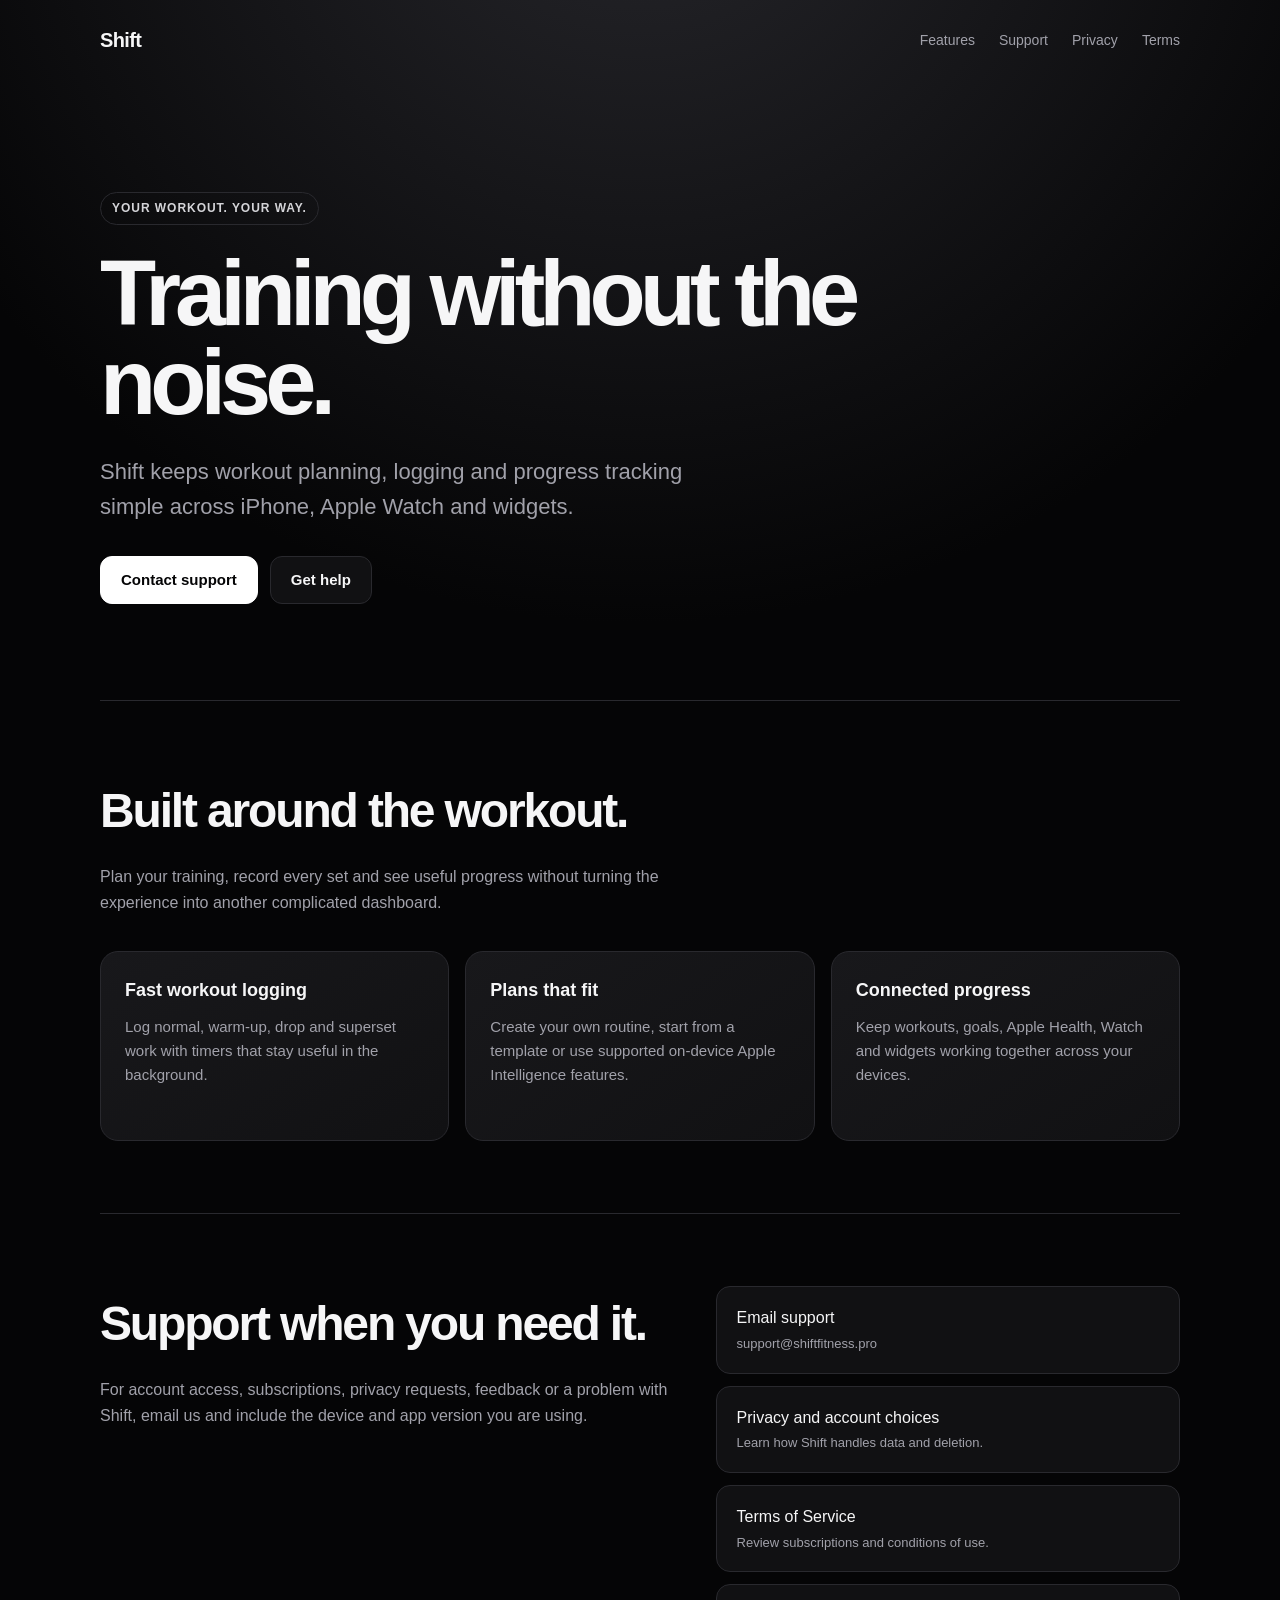
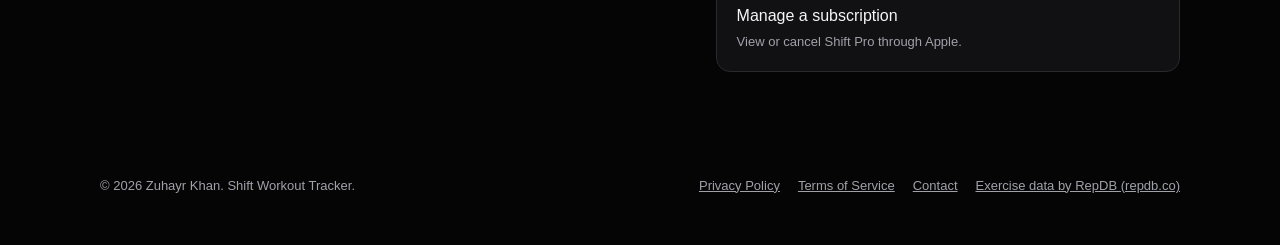
<file: docs/index.html>
<!DOCTYPE html>
<html lang="en">
<head>
    <meta charset="UTF-8">
    <meta name="viewport" content="width=device-width, initial-scale=1.0">
    <meta name="description" content="Shift is a clean workout tracker for iPhone, Apple Watch and widgets. Get help, manage your account and review Shift's privacy information.">
    <meta name="theme-color" content="#050506">
    <title>Shift - Workout Tracking, Simplified</title>
    <style>
        :root {
            color-scheme: dark;
            --bg: #050506;
            --surface: #111113;
            --surface-strong: #18181b;
            --text: #f6f6f7;
            --muted: #a1a1aa;
            --border: #29292e;
            --accent: #ffffff;
        }
        * { box-sizing: border-box; margin: 0; padding: 0; }
        html { scroll-behavior: smooth; }
        body {
            min-height: 100vh;
            background:
                radial-gradient(circle at 50% -10%, #27272c 0, transparent 38%),
                var(--bg);
            color: var(--text);
            font-family: -apple-system, BlinkMacSystemFont, "SF Pro Display", "Segoe UI", sans-serif;
            line-height: 1.6;
        }
        a { color: inherit; }
        .shell { width: min(1080px, calc(100% - 40px)); margin: 0 auto; }
        nav {
            display: flex;
            align-items: center;
            justify-content: space-between;
            padding: 24px 0;
        }
        .brand { font-size: 20px; font-weight: 800; letter-spacing: -0.03em; text-decoration: none; }
        .nav-links { display: flex; gap: 24px; }
        .nav-links a { color: var(--muted); font-size: 14px; text-decoration: none; }
        .nav-links a:hover, .nav-links a:focus-visible { color: var(--text); }
        .mobile-menu { display: none; position: relative; }
        .mobile-menu summary {
            display: grid;
            width: 42px;
            height: 42px;
            cursor: pointer;
            list-style: none;
            place-items: center;
            border: 1px solid var(--border);
            border-radius: 12px;
            background: var(--surface);
        }
        .mobile-menu summary::-webkit-details-marker { display: none; }
        .menu-icon, .menu-icon::before, .menu-icon::after {
            display: block;
            width: 18px;
            height: 2px;
            border-radius: 2px;
            background: var(--text);
        }
        .menu-icon { position: relative; }
        .menu-icon::before, .menu-icon::after {
            position: absolute;
            left: 0;
            content: "";
        }
        .menu-icon::before { top: -6px; }
        .menu-icon::after { top: 6px; }
        .mobile-menu[open] .menu-icon { background: transparent; }
        .mobile-menu[open] .menu-icon::before { top: 0; transform: rotate(45deg); }
        .mobile-menu[open] .menu-icon::after { top: 0; transform: rotate(-45deg); }
        .mobile-menu-panel {
            position: absolute;
            z-index: 10;
            top: 50px;
            right: 0;
            display: grid;
            min-width: 210px;
            overflow: hidden;
            border: 1px solid var(--border);
            border-radius: 14px;
            background: #111113;
            box-shadow: 0 20px 50px rgb(0 0 0 / 45%);
        }
        .mobile-menu-panel a {
            padding: 13px 16px;
            color: var(--muted);
            font-size: 15px;
            text-decoration: none;
        }
        .mobile-menu-panel a + a { border-top: 1px solid var(--border); }
        a:focus-visible, summary:focus-visible {
            outline: 2px solid var(--text);
            outline-offset: 4px;
        }
        .hero {
            max-width: 760px;
            padding: 112px 0 96px;
        }
        .eyebrow {
            display: inline-flex;
            padding: 6px 11px;
            border: 1px solid var(--border);
            border-radius: 999px;
            color: #d4d4d8;
            font-size: 12px;
            font-weight: 700;
            letter-spacing: 0.08em;
            text-transform: uppercase;
        }
        h1 {
            margin-top: 24px;
            font-size: clamp(48px, 9vw, 92px);
            line-height: 0.96;
            letter-spacing: -0.065em;
        }
        .hero p {
            max-width: 620px;
            margin-top: 28px;
            color: var(--muted);
            font-size: clamp(18px, 2.4vw, 22px);
        }
        .actions { display: flex; flex-wrap: wrap; gap: 12px; margin-top: 32px; }
        .button {
            display: inline-flex;
            align-items: center;
            justify-content: center;
            min-height: 48px;
            padding: 0 20px;
            border: 1px solid var(--border);
            border-radius: 12px;
            background: var(--surface);
            font-size: 15px;
            font-weight: 700;
            text-decoration: none;
        }
        .button.primary { background: var(--accent); color: #050506; border-color: var(--accent); }
        section { padding: 72px 0; border-top: 1px solid var(--border); }
        h2 { font-size: clamp(30px, 5vw, 48px); letter-spacing: -0.045em; }
        .section-intro { max-width: 620px; margin-top: 14px; color: var(--muted); }
        .grid {
            display: grid;
            grid-template-columns: repeat(3, 1fr);
            gap: 16px;
            margin-top: 36px;
        }
        .card {
            min-height: 190px;
            padding: 24px;
            border: 1px solid var(--border);
            border-radius: 18px;
            background: linear-gradient(145deg, var(--surface-strong), var(--surface));
        }
        .card h3 { font-size: 18px; }
        .card p { margin-top: 10px; color: var(--muted); font-size: 15px; }
        .support {
            display: grid;
            grid-template-columns: 1.1fr 0.9fr;
            gap: 48px;
            align-items: start;
        }
        .support-list { display: grid; gap: 12px; }
        .support-link {
            display: block;
            padding: 18px 20px;
            border: 1px solid var(--border);
            border-radius: 14px;
            background: var(--surface);
            text-decoration: none;
        }
        .support-link span { display: block; margin-top: 3px; color: var(--muted); font-size: 13px; }
        footer {
            display: flex;
            justify-content: space-between;
            gap: 24px;
            padding: 32px 0 48px;
            color: var(--muted);
            font-size: 13px;
        }
        footer div { display: flex; flex-wrap: wrap; gap: 18px; }
        @media (max-width: 760px) {
            .shell { width: min(100% - 28px, 1080px); }
            .nav-links { display: none; }
            .mobile-menu { display: block; }
            .hero { padding: 82px 0 72px; }
            .grid, .support { grid-template-columns: 1fr; }
            section { padding: 56px 0; }
            footer { flex-direction: column; }
        }
    </style>
</head>
<body>
    <div class="shell">
        <nav aria-label="Main navigation">
            <a class="brand" href="/">Shift</a>
            <div class="nav-links">
                <a href="#features">Features</a>
                <a href="#support">Support</a>
                <a href="privacy-policy.html">Privacy</a>
                <a href="terms-of-service.html">Terms</a>
            </div>
            <details class="mobile-menu">
                <summary aria-label="Open navigation"><span class="menu-icon"></span></summary>
                <div class="mobile-menu-panel">
                    <a href="#features">Features</a>
                    <a href="#support">Support</a>
                    <a href="privacy-policy.html">Privacy Policy</a>
                    <a href="terms-of-service.html">Terms of Service</a>
                </div>
            </details>
        </nav>

        <main>
            <header class="hero">
                <span class="eyebrow">Your workout. Your way.</span>
                <h1>Training without the noise.</h1>
                <p>Shift keeps workout planning, logging and progress tracking simple across iPhone, Apple Watch and widgets.</p>
                <div class="actions">
                    <a class="button primary" href="mailto:support@shiftfitness.pro">Contact support</a>
                    <a class="button" href="#support">Get help</a>
                </div>
            </header>

            <section id="features">
                <h2>Built around the workout.</h2>
                <p class="section-intro">Plan your training, record every set and see useful progress without turning the experience into another complicated dashboard.</p>
                <div class="grid">
                    <article class="card">
                        <h3>Fast workout logging</h3>
                        <p>Log normal, warm-up, drop and superset work with timers that stay useful in the background.</p>
                    </article>
                    <article class="card">
                        <h3>Plans that fit</h3>
                        <p>Create your own routine, start from a template or use supported on-device Apple Intelligence features.</p>
                    </article>
                    <article class="card">
                        <h3>Connected progress</h3>
                        <p>Keep workouts, goals, Apple Health, Watch and widgets working together across your devices.</p>
                    </article>
                </div>
            </section>

            <section id="support" class="support">
                <div>
                    <h2>Support when you need it.</h2>
                    <p class="section-intro">For account access, subscriptions, privacy requests, feedback or a problem with Shift, email us and include the device and app version you are using.</p>
                </div>
                <div class="support-list">
                    <a class="support-link" href="mailto:support@shiftfitness.pro">
                        Email support
                        <span>support@shiftfitness.pro</span>
                    </a>
                    <a class="support-link" href="privacy-policy.html">
                        Privacy and account choices
                        <span>Learn how Shift handles data and deletion.</span>
                    </a>
                    <a class="support-link" href="terms-of-service.html">
                        Terms of Service
                        <span>Review subscriptions and conditions of use.</span>
                    </a>
                    <a class="support-link" href="https://apps.apple.com/account/subscriptions">
                        Manage a subscription
                        <span>View or cancel Shift Pro through Apple.</span>
                    </a>
                </div>
            </section>
        </main>

        <footer>
            <span>© 2026 Zuhayr Khan. Shift Workout Tracker.</span>
            <div>
                <a href="privacy-policy.html">Privacy Policy</a>
                <a href="terms-of-service.html">Terms of Service</a>
                <a href="mailto:support@shiftfitness.pro">Contact</a>
                <a href="https://repdb.co">Exercise data by RepDB (repdb.co)</a>
            </div>
        </footer>
    </div>
</body>
</html>
</file>
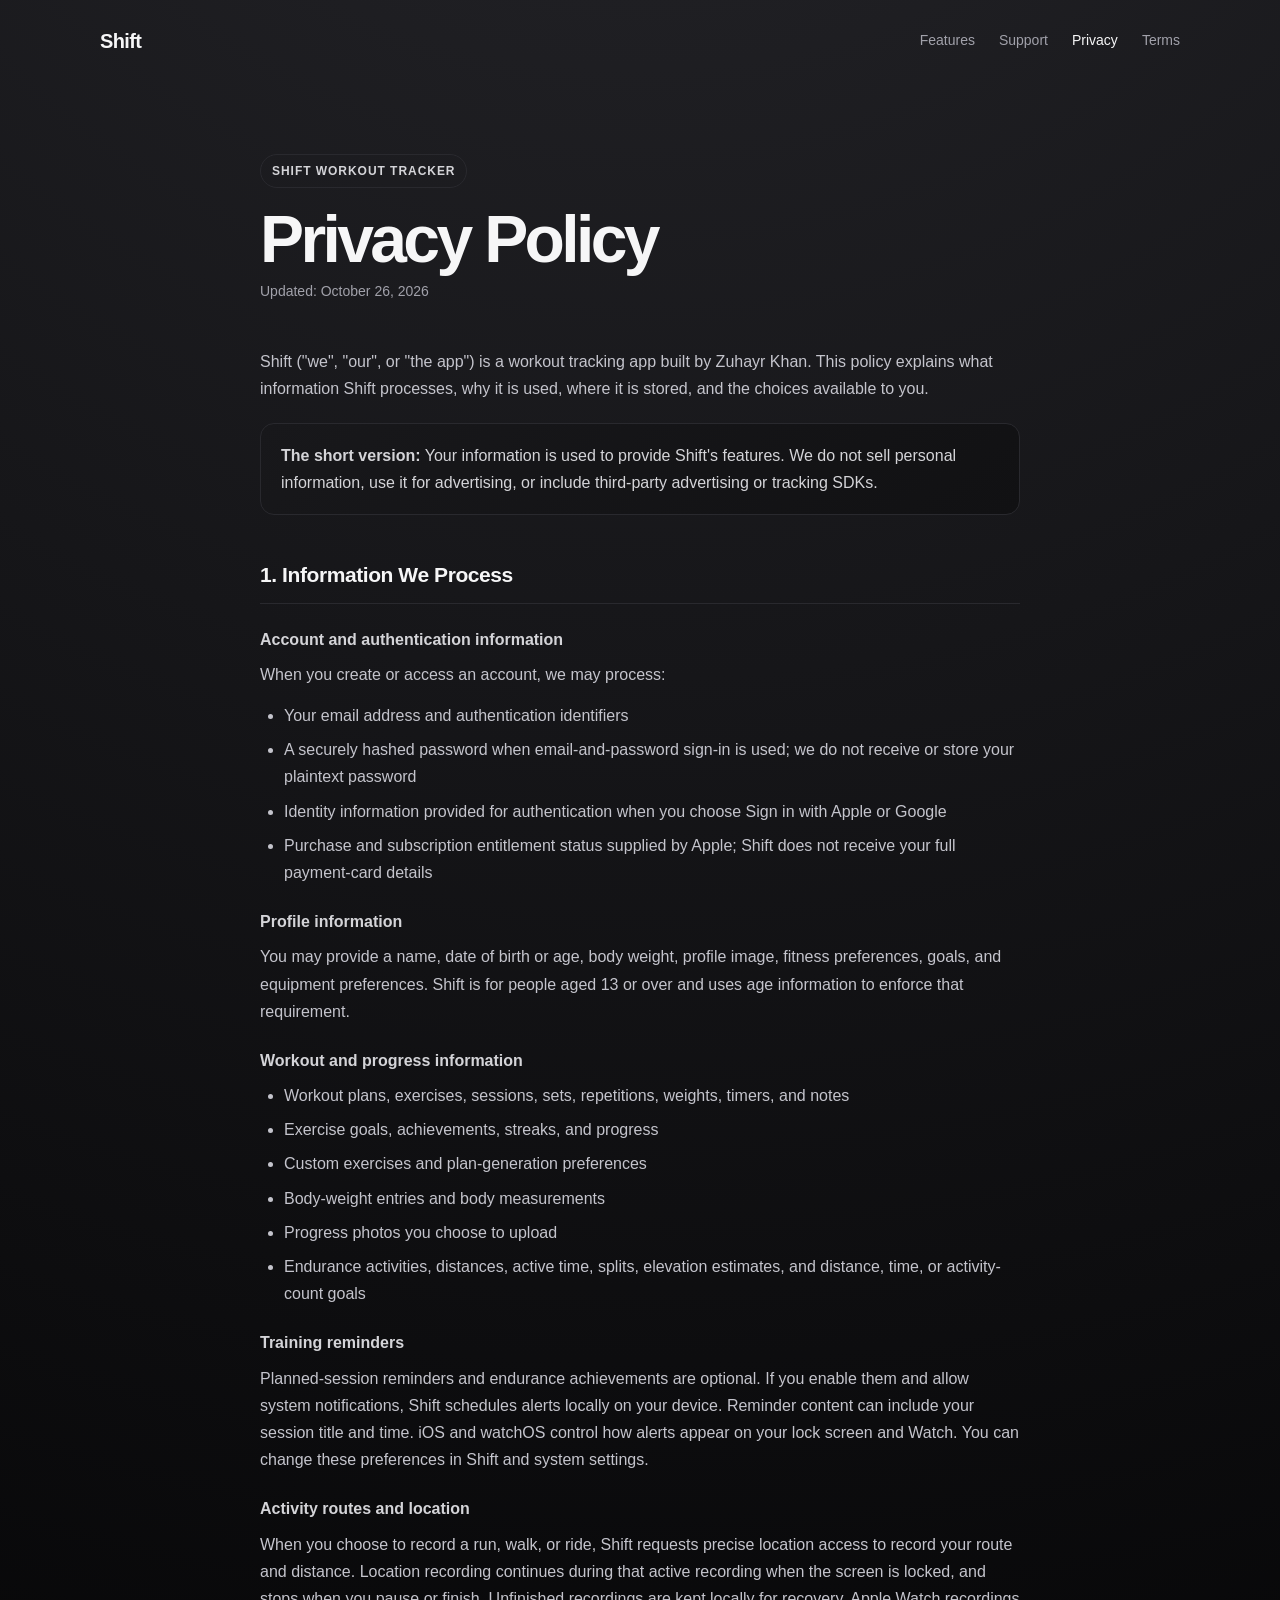
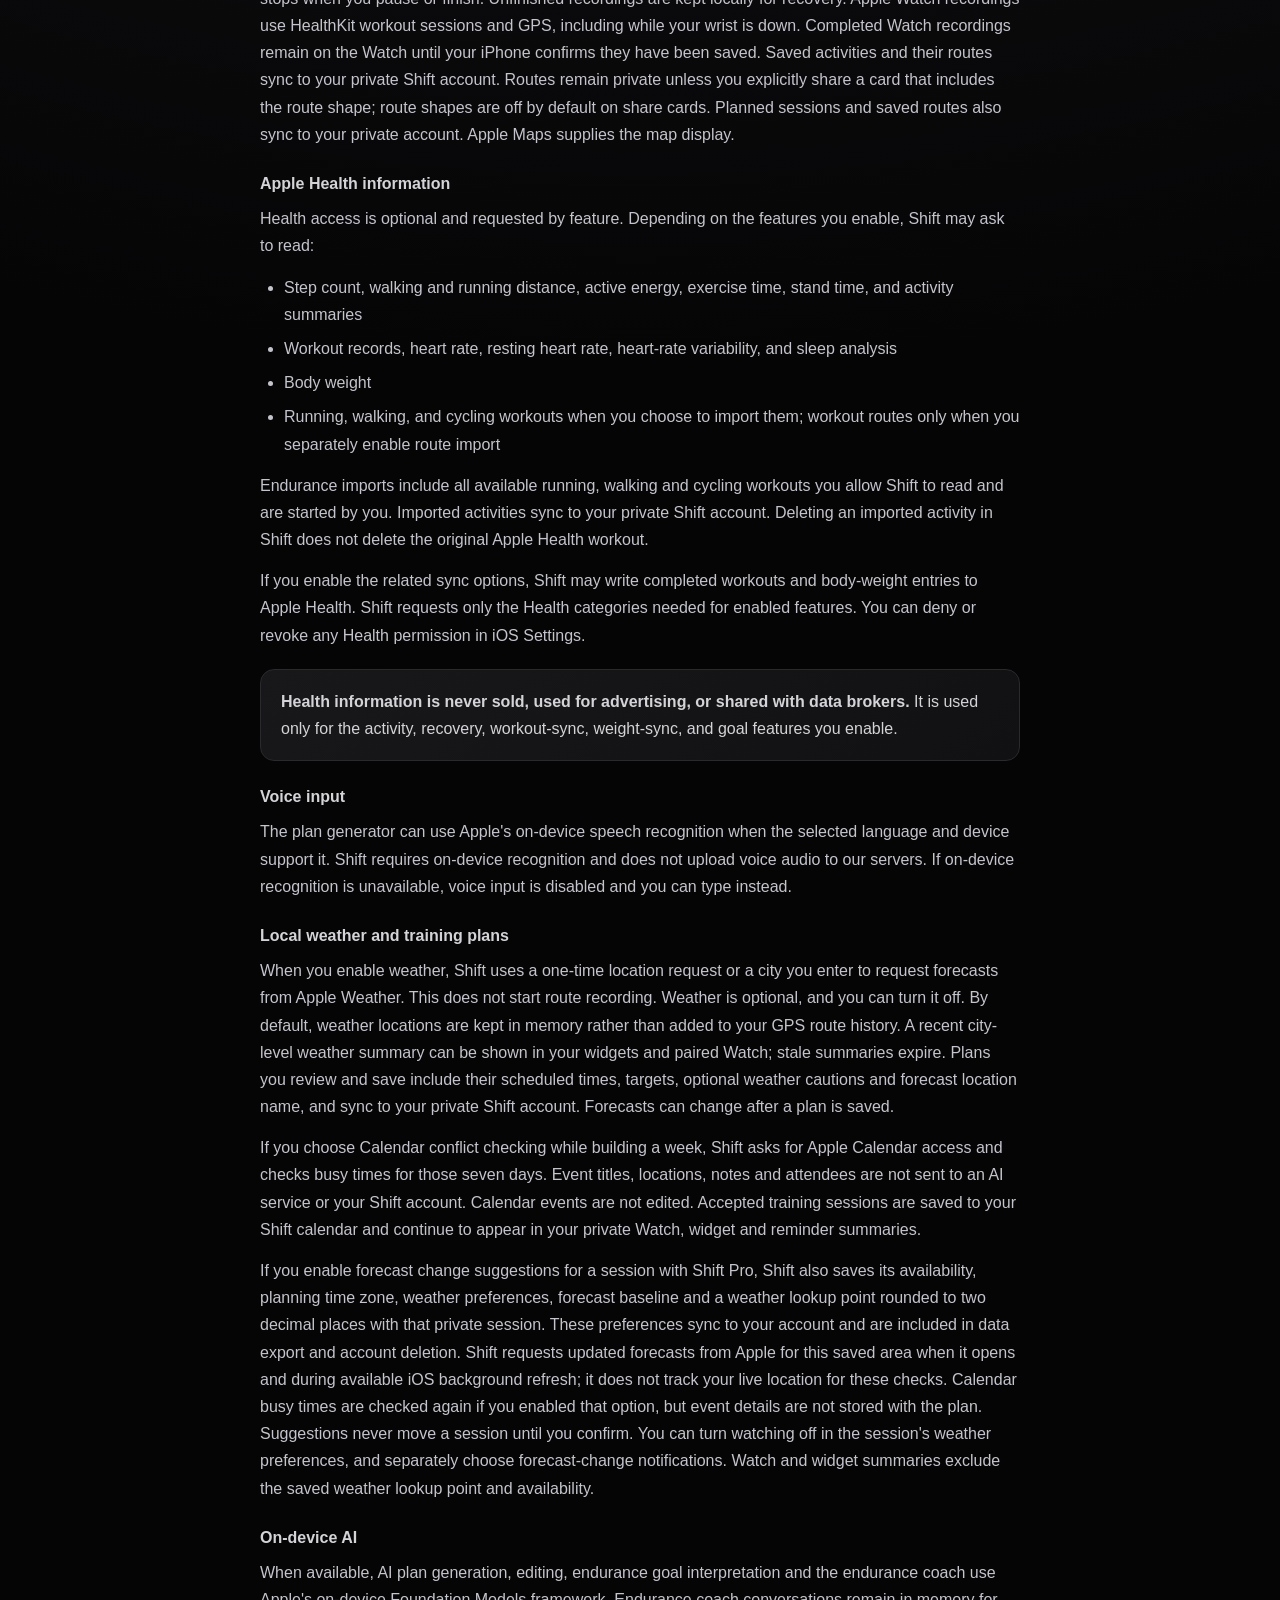
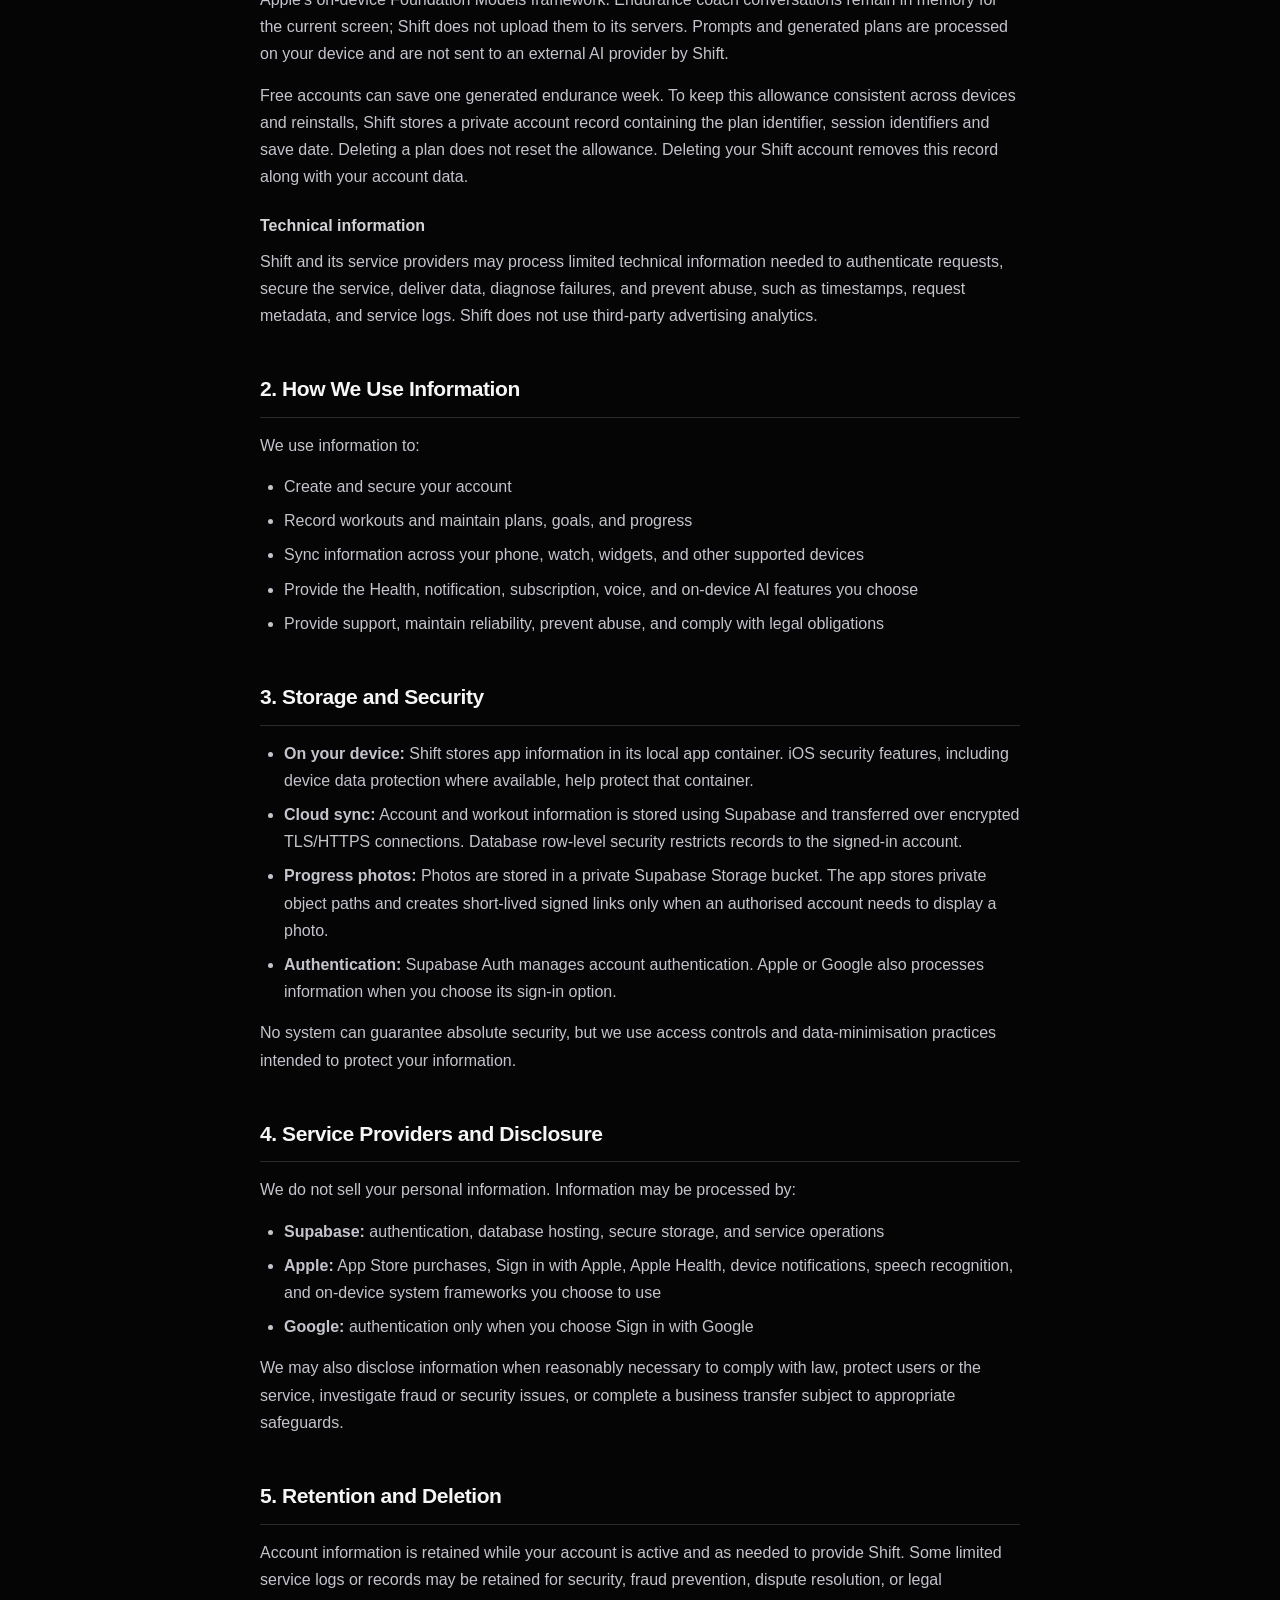
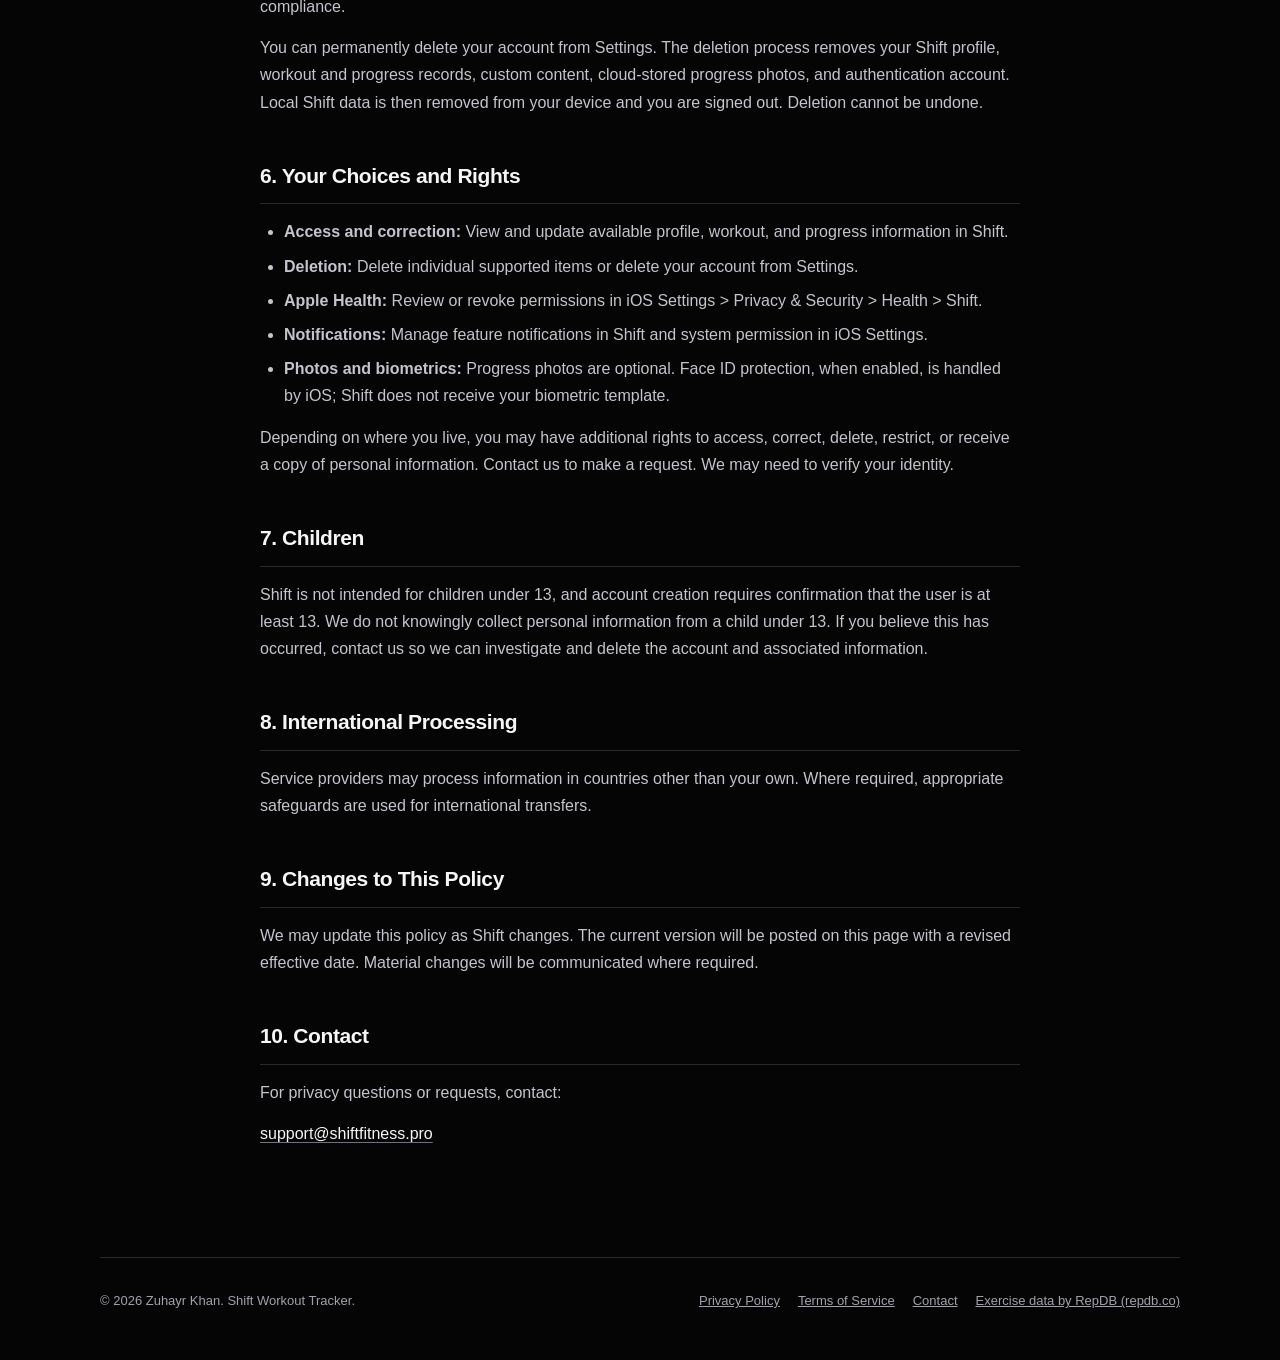
<file: docs/privacy-policy.html>
<!DOCTYPE html>
<html lang="en">
<head>
    <meta charset="UTF-8">
    <meta name="viewport" content="width=device-width, initial-scale=1.0">
    <meta name="theme-color" content="#050506">
    <title>Shift - Privacy Policy</title>
    <link rel="stylesheet" href="legal.css">
</head>
<body>
    <div class="shell">
        <nav aria-label="Main navigation">
            <a class="brand" href="index.html">Shift</a>
            <div class="nav-links">
                <a href="index.html#features">Features</a>
                <a href="index.html#support">Support</a>
                <a href="privacy-policy.html" aria-current="page">Privacy</a>
                <a href="terms-of-service.html">Terms</a>
            </div>
            <details class="mobile-menu">
                <summary aria-label="Open navigation"><span class="menu-icon"></span></summary>
                <div class="mobile-menu-panel">
                    <a href="index.html">Home</a>
                    <a href="index.html#features">Features</a>
                    <a href="index.html#support">Support</a>
                    <a href="privacy-policy.html" aria-current="page">Privacy Policy</a>
                    <a href="terms-of-service.html">Terms of Service</a>
                </div>
            </details>
        </nav>

        <main class="legal">
        <span class="badge">Shift Workout Tracker</span>
        <h1>Privacy Policy</h1>
        <p class="subtitle">Updated: October 26, 2026</p>

        <p>Shift ("we", "our", or "the app") is a workout tracking app built by Zuhayr Khan. This policy explains what information Shift processes, why it is used, where it is stored, and the choices available to you.</p>

        <div class="highlight">
            <strong>The short version:</strong> Your information is used to provide Shift's features. We do not sell personal information, use it for advertising, or include third-party advertising or tracking SDKs.
        </div>

        <h2>1. Information We Process</h2>

        <h3>Account and authentication information</h3>
        <p>When you create or access an account, we may process:</p>
        <ul>
            <li>Your email address and authentication identifiers</li>
            <li>A securely hashed password when email-and-password sign-in is used; we do not receive or store your plaintext password</li>
            <li>Identity information provided for authentication when you choose Sign in with Apple or Google</li>
            <li>Purchase and subscription entitlement status supplied by Apple; Shift does not receive your full payment-card details</li>
        </ul>

        <h3>Profile information</h3>
        <p>You may provide a name, date of birth or age, body weight, profile image, fitness preferences, goals, and equipment preferences. Shift is for people aged 13 or over and uses age information to enforce that requirement.</p>

        <h3>Workout and progress information</h3>
        <ul>
            <li>Workout plans, exercises, sessions, sets, repetitions, weights, timers, and notes</li>
            <li>Exercise goals, achievements, streaks, and progress</li>
            <li>Custom exercises and plan-generation preferences</li>
            <li>Body-weight entries and body measurements</li>
            <li>Progress photos you choose to upload</li>
            <li>Endurance activities, distances, active time, splits, elevation estimates, and distance, time, or activity-count goals</li>
        </ul>

        <h3>Training reminders</h3>
        <p>Planned-session reminders and endurance achievements are optional. If you enable them and allow system notifications, Shift schedules alerts locally on your device. Reminder content can include your session title and time. iOS and watchOS control how alerts appear on your lock screen and Watch. You can change these preferences in Shift and system settings.</p>
        <h3>Activity routes and location</h3>
        <p>When you choose to record a run, walk, or ride, Shift requests precise location access to record your route and distance. Location recording continues during that active recording when the screen is locked, and stops when you pause or finish. Unfinished recordings are kept locally for recovery. Apple Watch recordings use HealthKit workout sessions and GPS, including while your wrist is down. Completed Watch recordings remain on the Watch until your iPhone confirms they have been saved. Saved activities and their routes sync to your private Shift account. Routes remain private unless you explicitly share a card that includes the route shape; route shapes are off by default on share cards. Planned sessions and saved routes also sync to your private account. Apple Maps supplies the map display.</p>

        <h3>Apple Health information</h3>
        <p>Health access is optional and requested by feature. Depending on the features you enable, Shift may ask to read:</p>
        <ul>
            <li>Step count, walking and running distance, active energy, exercise time, stand time, and activity summaries</li>
            <li>Workout records, heart rate, resting heart rate, heart-rate variability, and sleep analysis</li>
            <li>Body weight</li>
            <li>Running, walking, and cycling workouts when you choose to import them; workout routes only when you separately enable route import</li>
        </ul>
        <p>Endurance imports include all available running, walking and cycling workouts you allow Shift to read and are started by you. Imported activities sync to your private Shift account. Deleting an imported activity in Shift does not delete the original Apple Health workout.</p>
        <p>If you enable the related sync options, Shift may write completed workouts and body-weight entries to Apple Health. Shift requests only the Health categories needed for enabled features. You can deny or revoke any Health permission in iOS Settings.</p>

        <div class="highlight">
            <strong>Health information is never sold, used for advertising, or shared with data brokers.</strong> It is used only for the activity, recovery, workout-sync, weight-sync, and goal features you enable.
        </div>

        <h3>Voice input</h3>
        <p>The plan generator can use Apple's on-device speech recognition when the selected language and device support it. Shift requires on-device recognition and does not upload voice audio to our servers. If on-device recognition is unavailable, voice input is disabled and you can type instead.</p>

        <h3>Local weather and training plans</h3>
        <p>When you enable weather, Shift uses a one-time location request or a city you enter to request forecasts from Apple Weather. This does not start route recording. Weather is optional, and you can turn it off. By default, weather locations are kept in memory rather than added to your GPS route history. A recent city-level weather summary can be shown in your widgets and paired Watch; stale summaries expire. Plans you review and save include their scheduled times, targets, optional weather cautions and forecast location name, and sync to your private Shift account. Forecasts can change after a plan is saved.</p>
        <p>If you choose Calendar conflict checking while building a week, Shift asks for Apple Calendar access and checks busy times for those seven days. Event titles, locations, notes and attendees are not sent to an AI service or your Shift account. Calendar events are not edited. Accepted training sessions are saved to your Shift calendar and continue to appear in your private Watch, widget and reminder summaries.</p>
        <p>If you enable forecast change suggestions for a session with Shift Pro, Shift also saves its availability, planning time zone, weather preferences, forecast baseline and a weather lookup point rounded to two decimal places with that private session. These preferences sync to your account and are included in data export and account deletion. Shift requests updated forecasts from Apple for this saved area when it opens and during available iOS background refresh; it does not track your live location for these checks. Calendar busy times are checked again if you enabled that option, but event details are not stored with the plan. Suggestions never move a session until you confirm. You can turn watching off in the session's weather preferences, and separately choose forecast-change notifications. Watch and widget summaries exclude the saved weather lookup point and availability.</p>

        <h3>On-device AI</h3>
        <p>When available, AI plan generation, editing, endurance goal interpretation and the endurance coach use Apple's on-device Foundation Models framework. Endurance coach conversations remain in memory for the current screen; Shift does not upload them to its servers. Prompts and generated plans are processed on your device and are not sent to an external AI provider by Shift.</p>
        <p>Free accounts can save one generated endurance week. To keep this allowance consistent across devices and reinstalls, Shift stores a private account record containing the plan identifier, session identifiers and save date. Deleting a plan does not reset the allowance. Deleting your Shift account removes this record along with your account data.</p>

        <h3>Technical information</h3>
        <p>Shift and its service providers may process limited technical information needed to authenticate requests, secure the service, deliver data, diagnose failures, and prevent abuse, such as timestamps, request metadata, and service logs. Shift does not use third-party advertising analytics.</p>

        <h2>2. How We Use Information</h2>
        <p>We use information to:</p>
        <ul>
            <li>Create and secure your account</li>
            <li>Record workouts and maintain plans, goals, and progress</li>
            <li>Sync information across your phone, watch, widgets, and other supported devices</li>
            <li>Provide the Health, notification, subscription, voice, and on-device AI features you choose</li>
            <li>Provide support, maintain reliability, prevent abuse, and comply with legal obligations</li>
        </ul>

        <h2>3. Storage and Security</h2>
        <ul>
            <li><strong>On your device:</strong> Shift stores app information in its local app container. iOS security features, including device data protection where available, help protect that container.</li>
            <li><strong>Cloud sync:</strong> Account and workout information is stored using Supabase and transferred over encrypted TLS/HTTPS connections. Database row-level security restricts records to the signed-in account.</li>
            <li><strong>Progress photos:</strong> Photos are stored in a private Supabase Storage bucket. The app stores private object paths and creates short-lived signed links only when an authorised account needs to display a photo.</li>
            <li><strong>Authentication:</strong> Supabase Auth manages account authentication. Apple or Google also processes information when you choose its sign-in option.</li>
        </ul>
        <p>No system can guarantee absolute security, but we use access controls and data-minimisation practices intended to protect your information.</p>

        <h2>4. Service Providers and Disclosure</h2>
        <p>We do not sell your personal information. Information may be processed by:</p>
        <ul>
            <li><strong>Supabase:</strong> authentication, database hosting, secure storage, and service operations</li>
            <li><strong>Apple:</strong> App Store purchases, Sign in with Apple, Apple Health, device notifications, speech recognition, and on-device system frameworks you choose to use</li>
            <li><strong>Google:</strong> authentication only when you choose Sign in with Google</li>
        </ul>
        <p>We may also disclose information when reasonably necessary to comply with law, protect users or the service, investigate fraud or security issues, or complete a business transfer subject to appropriate safeguards.</p>

        <h2>5. Retention and Deletion</h2>
        <p>Account information is retained while your account is active and as needed to provide Shift. Some limited service logs or records may be retained for security, fraud prevention, dispute resolution, or legal compliance.</p>
        <p>You can permanently delete your account from Settings. The deletion process removes your Shift profile, workout and progress records, custom content, cloud-stored progress photos, and authentication account. Local Shift data is then removed from your device and you are signed out. Deletion cannot be undone.</p>

        <h2>6. Your Choices and Rights</h2>
        <ul>
            <li><strong>Access and correction:</strong> View and update available profile, workout, and progress information in Shift.</li>
            <li><strong>Deletion:</strong> Delete individual supported items or delete your account from Settings.</li>
            <li><strong>Apple Health:</strong> Review or revoke permissions in iOS Settings &gt; Privacy &amp; Security &gt; Health &gt; Shift.</li>
            <li><strong>Notifications:</strong> Manage feature notifications in Shift and system permission in iOS Settings.</li>
            <li><strong>Photos and biometrics:</strong> Progress photos are optional. Face ID protection, when enabled, is handled by iOS; Shift does not receive your biometric template.</li>
        </ul>
        <p>Depending on where you live, you may have additional rights to access, correct, delete, restrict, or receive a copy of personal information. Contact us to make a request. We may need to verify your identity.</p>

        <h2>7. Children</h2>
        <p>Shift is not intended for children under 13, and account creation requires confirmation that the user is at least 13. We do not knowingly collect personal information from a child under 13. If you believe this has occurred, contact us so we can investigate and delete the account and associated information.</p>

        <h2>8. International Processing</h2>
        <p>Service providers may process information in countries other than your own. Where required, appropriate safeguards are used for international transfers.</p>

        <h2>9. Changes to This Policy</h2>
        <p>We may update this policy as Shift changes. The current version will be posted on this page with a revised effective date. Material changes will be communicated where required.</p>

        <h2>10. Contact</h2>
        <p>For privacy questions or requests, contact:</p>
        <p><a href="mailto:support@shiftfitness.pro">support@shiftfitness.pro</a></p>
        </main>

        <footer>
            <span>© 2026 Zuhayr Khan. Shift Workout Tracker.</span>
            <div>
                <a href="privacy-policy.html">Privacy Policy</a>
                <a href="terms-of-service.html">Terms of Service</a>
                <a href="mailto:support@shiftfitness.pro">Contact</a>
                <a href="https://repdb.co">Exercise data by RepDB (repdb.co)</a>
            </div>
        </footer>
    </div>
</body>
</html>
</file>
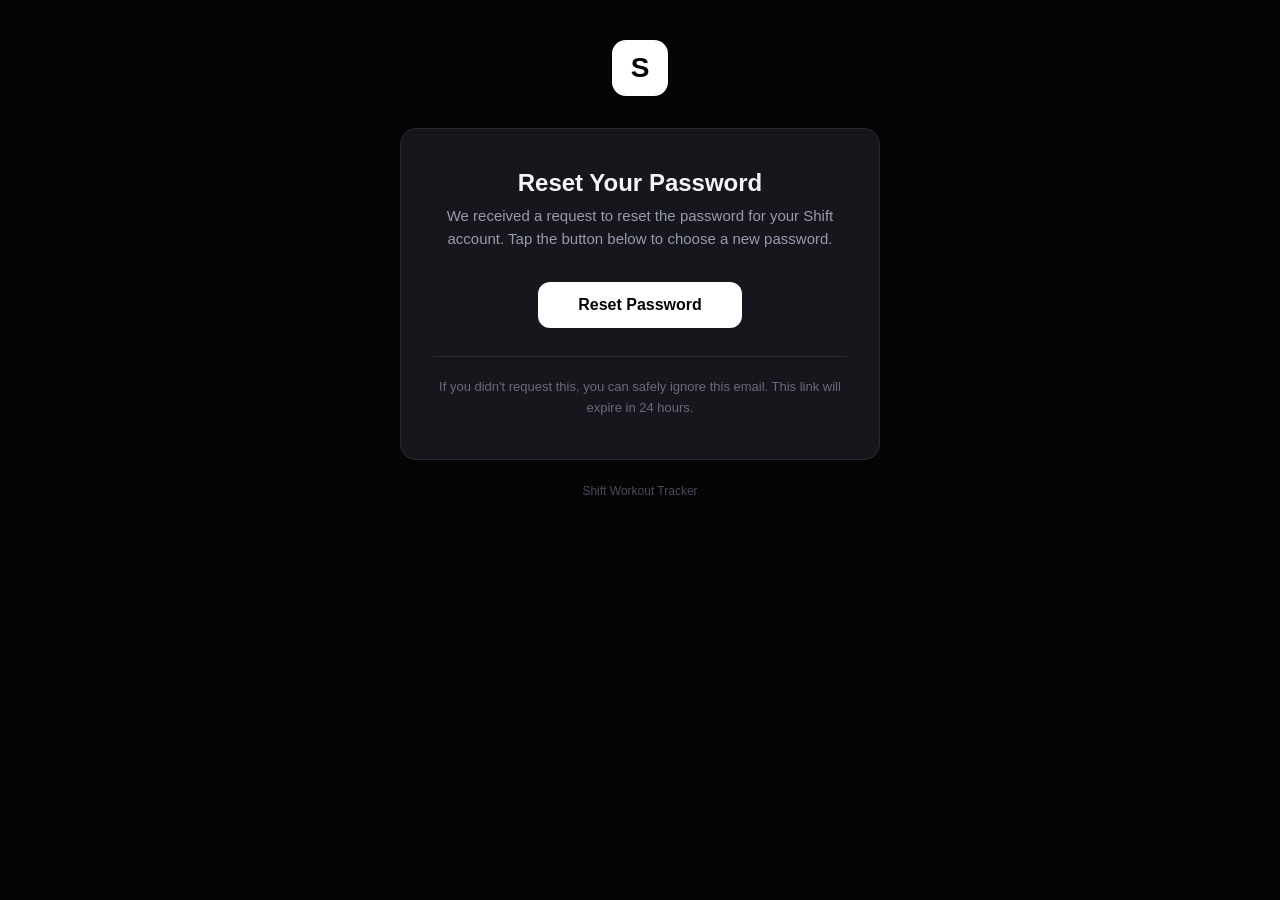
<file: docs/reset-password-email.html>
<!DOCTYPE html>
<html>
<head>
    <meta charset="UTF-8">
    <meta name="viewport" content="width=device-width, initial-scale=1.0">
</head>
<body style="margin: 0; padding: 0; background-color: #050506; font-family: -apple-system, BlinkMacSystemFont, 'Segoe UI', Roboto, Helvetica, Arial, sans-serif;">
    <table role="presentation" width="100%" cellpadding="0" cellspacing="0" style="background-color: #050506; padding: 40px 20px;">
        <tr>
            <td align="center">
                <table role="presentation" width="480" cellpadding="0" cellspacing="0" style="max-width: 480px; width: 100%;">
                    <!-- Logo / Brand -->
                    <tr>
                        <td align="center" style="padding-bottom: 32px;">
                            <div style="width: 56px; height: 56px; background: #ffffff; border-radius: 14px; display: inline-block; text-align: center; line-height: 56px;">
                                <span style="font-size: 28px; font-weight: 800; color: #050506; font-family: -apple-system, BlinkMacSystemFont, sans-serif;">S</span>
                            </div>
                        </td>
                    </tr>

                    <!-- Card -->
                    <tr>
                        <td style="background-color: #16161d; border: 1px solid #2a2a36; border-radius: 16px; padding: 40px 32px;">
                            <!-- Heading -->
                            <h1 style="margin: 0 0 8px 0; font-size: 24px; font-weight: 700; color: #f5f5f7; text-align: center;">
                                Reset Your Password
                            </h1>
                            <p style="margin: 0 0 28px 0; font-size: 15px; color: #9a9aae; text-align: center; line-height: 1.5;">
                                We received a request to reset the password for your Shift account. Tap the button below to choose a new password.
                            </p>

                            <!-- Button -->
                            <table role="presentation" width="100%" cellpadding="0" cellspacing="0">
                                <tr>
                                    <td align="center" style="padding: 4px 0 28px 0;">
                                        <a href="{{ .ConfirmationURL }}" target="_blank" style="display: inline-block; background: #ffffff; color: #050506; font-size: 16px; font-weight: 700; text-decoration: none; padding: 14px 40px; border-radius: 12px;">
                                            Reset Password
                                        </a>
                                    </td>
                                </tr>
                            </table>

                            <!-- Divider -->
                            <div style="border-top: 1px solid #2a2a36; margin: 0 0 20px 0;"></div>

                            <!-- Footer text -->
                            <p style="margin: 0; font-size: 13px; color: #6a6a7e; line-height: 1.6; text-align: center;">
                                If you didn't request this, you can safely ignore this email. This link will expire in 24 hours.
                            </p>
                        </td>
                    </tr>

                    <!-- Bottom branding -->
                    <tr>
                        <td align="center" style="padding-top: 24px;">
                            <p style="margin: 0; font-size: 12px; color: #4a4a5e;">
                                Shift Workout Tracker
                            </p>
                        </td>
                    </tr>
                </table>
            </td>
        </tr>
    </table>
</body>
</html>
</file>
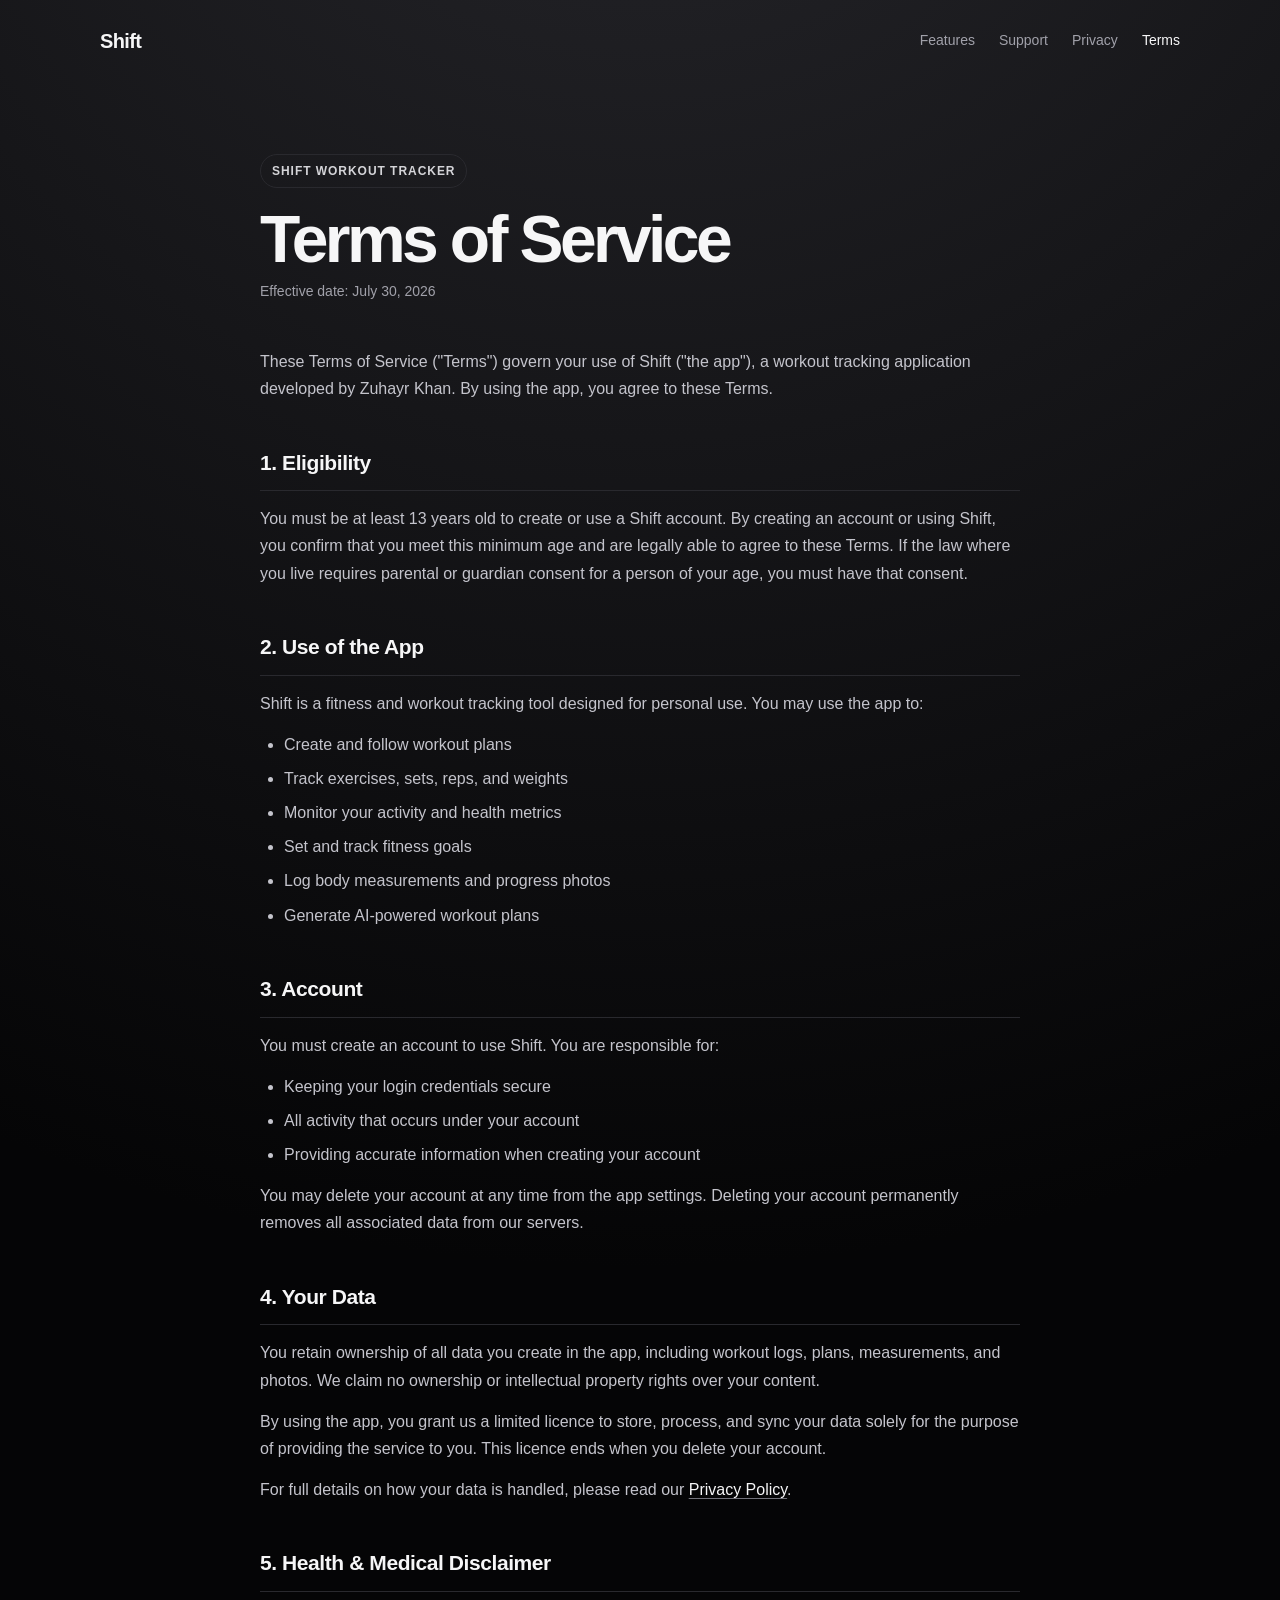
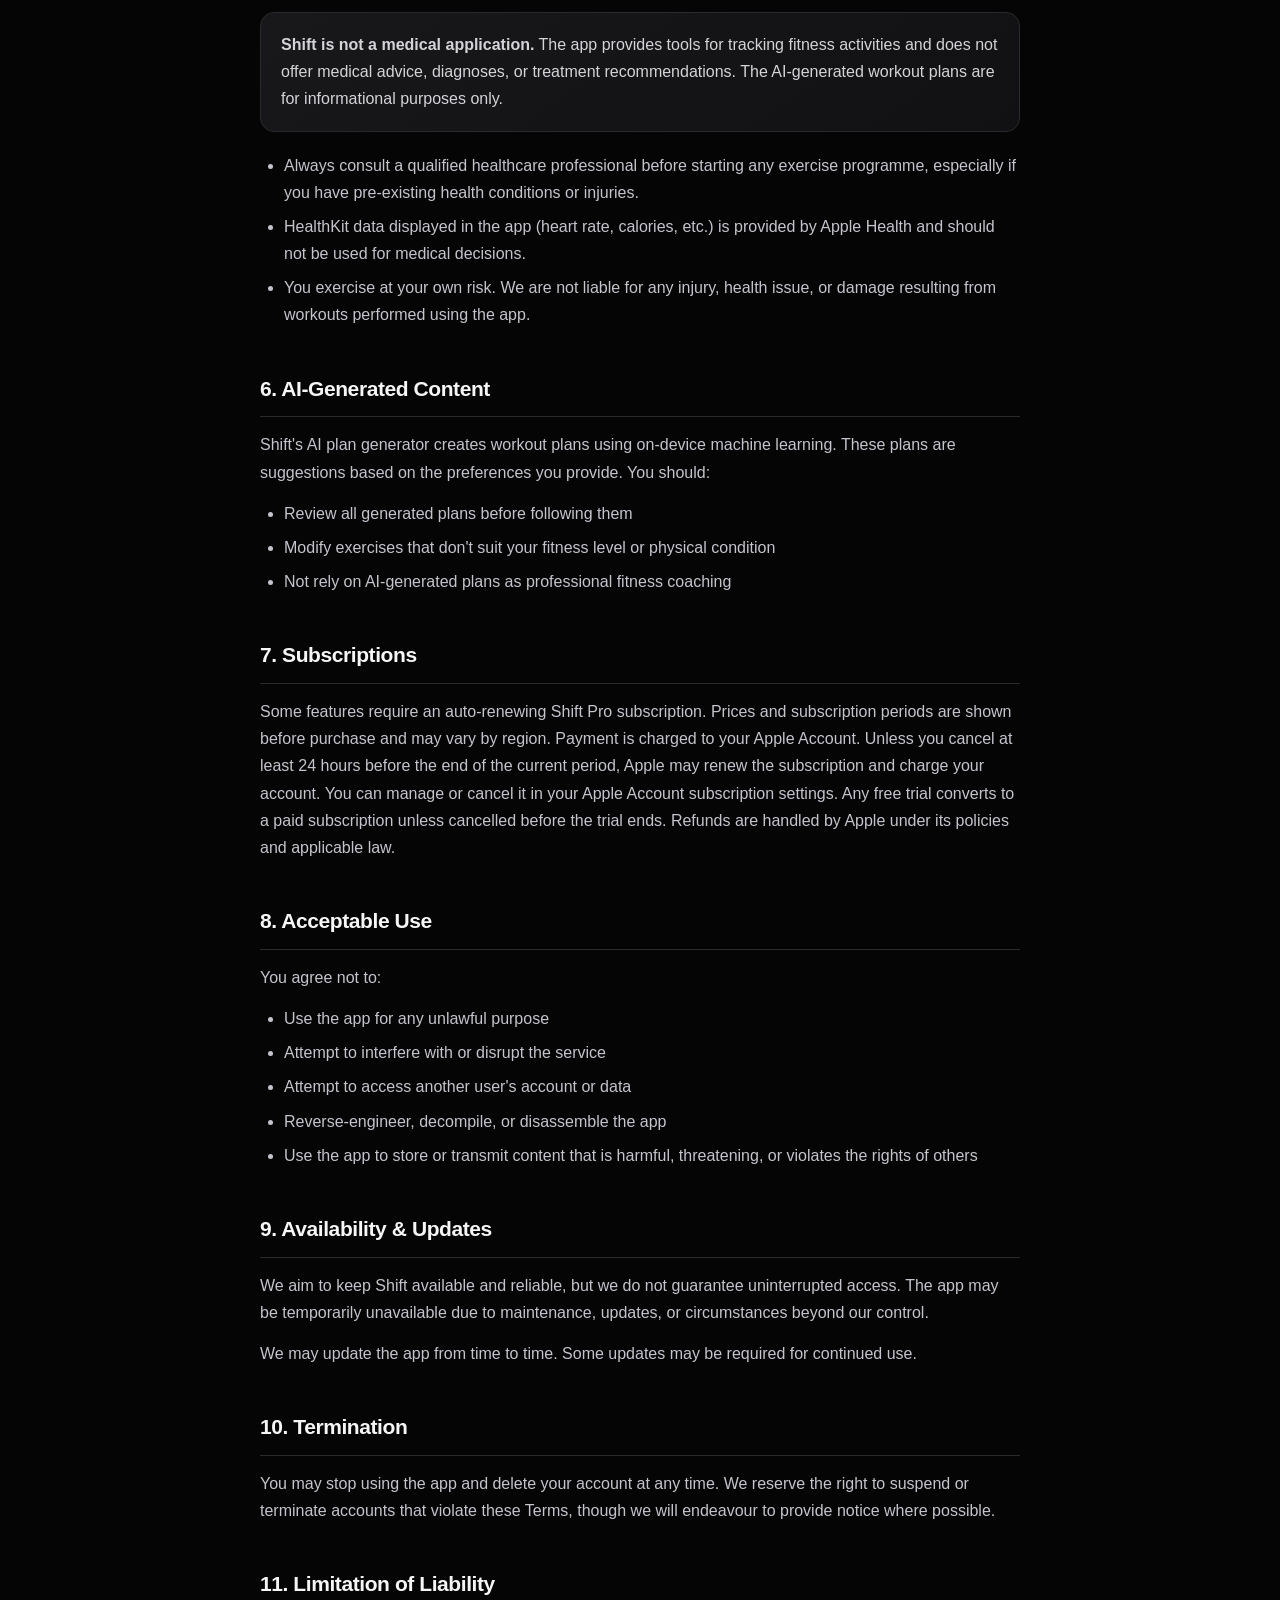
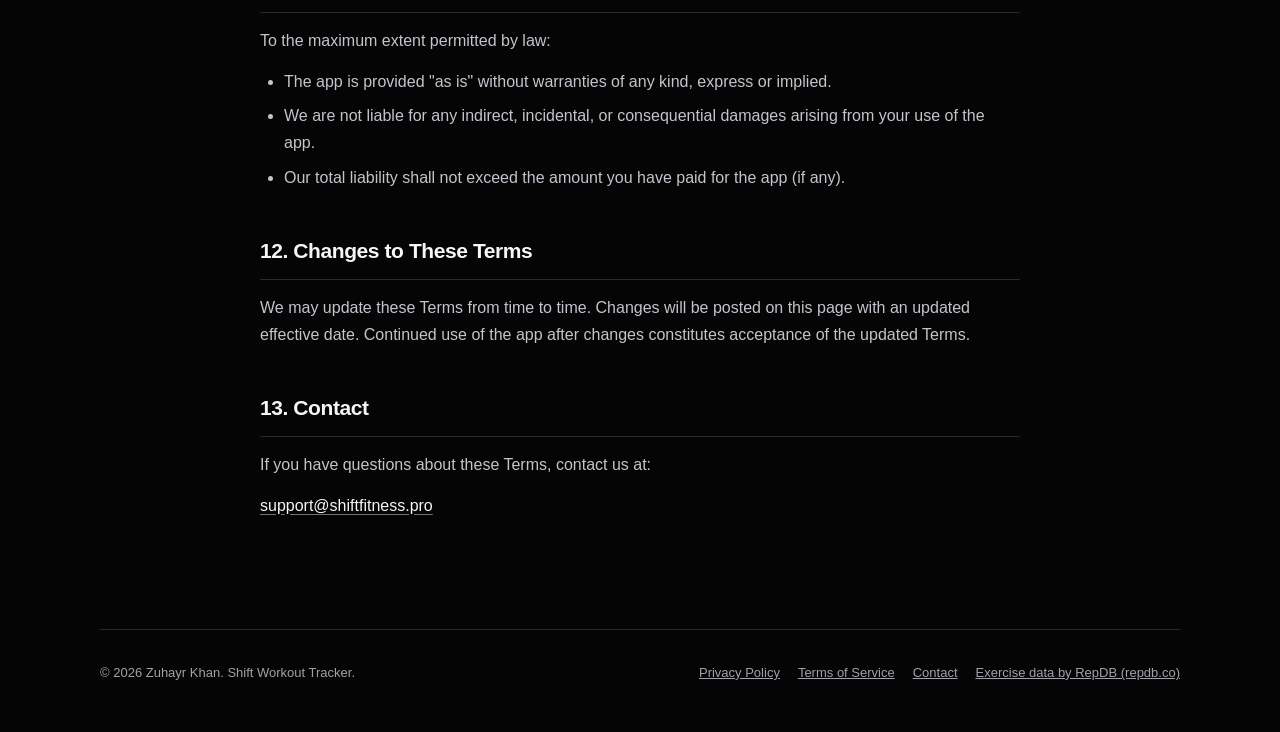
<file: docs/terms-of-service.html>
<!DOCTYPE html>
<html lang="en">
<head>
    <meta charset="UTF-8">
    <meta name="viewport" content="width=device-width, initial-scale=1.0">
    <meta name="theme-color" content="#050506">
    <title>Shift - Terms of Service</title>
    <link rel="stylesheet" href="legal.css">
</head>
<body>
    <div class="shell">
        <nav aria-label="Main navigation">
            <a class="brand" href="index.html">Shift</a>
            <div class="nav-links">
                <a href="index.html#features">Features</a>
                <a href="index.html#support">Support</a>
                <a href="privacy-policy.html">Privacy</a>
                <a href="terms-of-service.html" aria-current="page">Terms</a>
            </div>
            <details class="mobile-menu">
                <summary aria-label="Open navigation"><span class="menu-icon"></span></summary>
                <div class="mobile-menu-panel">
                    <a href="index.html">Home</a>
                    <a href="index.html#features">Features</a>
                    <a href="index.html#support">Support</a>
                    <a href="privacy-policy.html">Privacy Policy</a>
                    <a href="terms-of-service.html" aria-current="page">Terms of Service</a>
                </div>
            </details>
        </nav>

        <main class="legal">
        <span class="badge">Shift Workout Tracker</span>
        <h1>Terms of Service</h1>
        <p class="subtitle">Effective date: July 30, 2026</p>

        <p>These Terms of Service ("Terms") govern your use of Shift ("the app"), a workout tracking application developed by Zuhayr Khan. By using the app, you agree to these Terms.</p>

        <h2>1. Eligibility</h2>
        <p>You must be at least 13 years old to create or use a Shift account. By creating an account or using Shift, you confirm that you meet this minimum age and are legally able to agree to these Terms. If the law where you live requires parental or guardian consent for a person of your age, you must have that consent.</p>

        <h2>2. Use of the App</h2>
        <p>Shift is a fitness and workout tracking tool designed for personal use. You may use the app to:</p>
        <ul>
            <li>Create and follow workout plans</li>
            <li>Track exercises, sets, reps, and weights</li>
            <li>Monitor your activity and health metrics</li>
            <li>Set and track fitness goals</li>
            <li>Log body measurements and progress photos</li>
            <li>Generate AI-powered workout plans</li>
        </ul>

        <h2>3. Account</h2>
        <p>You must create an account to use Shift. You are responsible for:</p>
        <ul>
            <li>Keeping your login credentials secure</li>
            <li>All activity that occurs under your account</li>
            <li>Providing accurate information when creating your account</li>
        </ul>
        <p>You may delete your account at any time from the app settings. Deleting your account permanently removes all associated data from our servers.</p>

        <h2>4. Your Data</h2>
        <p>You retain ownership of all data you create in the app, including workout logs, plans, measurements, and photos. We claim no ownership or intellectual property rights over your content.</p>
        <p>By using the app, you grant us a limited licence to store, process, and sync your data solely for the purpose of providing the service to you. This licence ends when you delete your account.</p>
        <p>For full details on how your data is handled, please read our <a href="privacy-policy.html">Privacy Policy</a>.</p>

        <h2>5. Health & Medical Disclaimer</h2>
        <div class="highlight">
            <strong>Shift is not a medical application.</strong> The app provides tools for tracking fitness activities and does not offer medical advice, diagnoses, or treatment recommendations. The AI-generated workout plans are for informational purposes only.
        </div>
        <ul>
            <li>Always consult a qualified healthcare professional before starting any exercise programme, especially if you have pre-existing health conditions or injuries.</li>
            <li>HealthKit data displayed in the app (heart rate, calories, etc.) is provided by Apple Health and should not be used for medical decisions.</li>
            <li>You exercise at your own risk. We are not liable for any injury, health issue, or damage resulting from workouts performed using the app.</li>
        </ul>

        <h2>6. AI-Generated Content</h2>
        <p>Shift's AI plan generator creates workout plans using on-device machine learning. These plans are suggestions based on the preferences you provide. You should:</p>
        <ul>
            <li>Review all generated plans before following them</li>
            <li>Modify exercises that don't suit your fitness level or physical condition</li>
            <li>Not rely on AI-generated plans as professional fitness coaching</li>
        </ul>

        <h2>7. Subscriptions</h2>
        <p>Some features require an auto-renewing Shift Pro subscription. Prices and subscription periods are shown before purchase and may vary by region. Payment is charged to your Apple Account. Unless you cancel at least 24 hours before the end of the current period, Apple may renew the subscription and charge your account. You can manage or cancel it in your Apple Account subscription settings. Any free trial converts to a paid subscription unless cancelled before the trial ends. Refunds are handled by Apple under its policies and applicable law.</p>

        <h2>8. Acceptable Use</h2>
        <p>You agree not to:</p>
        <ul>
            <li>Use the app for any unlawful purpose</li>
            <li>Attempt to interfere with or disrupt the service</li>
            <li>Attempt to access another user's account or data</li>
            <li>Reverse-engineer, decompile, or disassemble the app</li>
            <li>Use the app to store or transmit content that is harmful, threatening, or violates the rights of others</li>
        </ul>

        <h2>9. Availability & Updates</h2>
        <p>We aim to keep Shift available and reliable, but we do not guarantee uninterrupted access. The app may be temporarily unavailable due to maintenance, updates, or circumstances beyond our control.</p>
        <p>We may update the app from time to time. Some updates may be required for continued use.</p>

        <h2>10. Termination</h2>
        <p>You may stop using the app and delete your account at any time. We reserve the right to suspend or terminate accounts that violate these Terms, though we will endeavour to provide notice where possible.</p>

        <h2>11. Limitation of Liability</h2>
        <p>To the maximum extent permitted by law:</p>
        <ul>
            <li>The app is provided "as is" without warranties of any kind, express or implied.</li>
            <li>We are not liable for any indirect, incidental, or consequential damages arising from your use of the app.</li>
            <li>Our total liability shall not exceed the amount you have paid for the app (if any).</li>
        </ul>

        <h2>12. Changes to These Terms</h2>
        <p>We may update these Terms from time to time. Changes will be posted on this page with an updated effective date. Continued use of the app after changes constitutes acceptance of the updated Terms.</p>

        <h2>13. Contact</h2>
        <p>If you have questions about these Terms, contact us at:</p>
        <p><a href="mailto:support@shiftfitness.pro">support@shiftfitness.pro</a></p>
        </main>

        <footer>
            <span>© 2026 Zuhayr Khan. Shift Workout Tracker.</span>
            <div>
                <a href="privacy-policy.html">Privacy Policy</a>
                <a href="terms-of-service.html">Terms of Service</a>
                <a href="mailto:support@shiftfitness.pro">Contact</a>
                <a href="https://repdb.co">Exercise data by RepDB (repdb.co)</a>
            </div>
        </footer>
    </div>
</body>
</html>
</file>
<file: docs/legal.css>
:root {
    color-scheme: dark;
    --bg: #050506;
    --surface: #111113;
    --surface-strong: #18181b;
    --text: #f6f6f7;
    --muted: #a1a1aa;
    --border: #29292e;
    --accent: #ffffff;
}

* { box-sizing: border-box; margin: 0; padding: 0; }
html { scroll-behavior: smooth; }
body {
    min-height: 100vh;
    background:
        radial-gradient(circle at 50% -10%, #27272c 0, transparent 38%),
        var(--bg);
    color: var(--text);
    font-family: -apple-system, BlinkMacSystemFont, "SF Pro Display", "Segoe UI", sans-serif;
    line-height: 1.7;
}
a { color: inherit; }
.shell { width: min(1080px, calc(100% - 40px)); margin: 0 auto; }
nav {
    display: flex;
    align-items: center;
    justify-content: space-between;
    padding: 24px 0;
}
.brand {
    font-size: 20px;
    font-weight: 800;
    letter-spacing: -0.03em;
    text-decoration: none;
}
.nav-links { display: flex; gap: 24px; }
.nav-links a {
    color: var(--muted);
    font-size: 14px;
    text-decoration: none;
}
.nav-links a:hover,
.nav-links a:focus-visible,
.nav-links a[aria-current="page"] { color: var(--text); }
.mobile-menu { display: none; position: relative; }
.mobile-menu summary {
    display: grid;
    width: 42px;
    height: 42px;
    cursor: pointer;
    list-style: none;
    place-items: center;
    border: 1px solid var(--border);
    border-radius: 12px;
    background: var(--surface);
}
.mobile-menu summary::-webkit-details-marker { display: none; }
.menu-icon,
.menu-icon::before,
.menu-icon::after {
    display: block;
    width: 18px;
    height: 2px;
    border-radius: 2px;
    background: var(--text);
}
.menu-icon { position: relative; }
.menu-icon::before,
.menu-icon::after { position: absolute; left: 0; content: ""; }
.menu-icon::before { top: -6px; }
.menu-icon::after { top: 6px; }
.mobile-menu[open] .menu-icon { background: transparent; }
.mobile-menu[open] .menu-icon::before { top: 0; transform: rotate(45deg); }
.mobile-menu[open] .menu-icon::after { top: 0; transform: rotate(-45deg); }
.mobile-menu-panel {
    position: absolute;
    z-index: 10;
    top: 50px;
    right: 0;
    display: grid;
    min-width: 210px;
    overflow: hidden;
    border: 1px solid var(--border);
    border-radius: 14px;
    background: #111113;
    box-shadow: 0 20px 50px rgb(0 0 0 / 45%);
}
.mobile-menu-panel a {
    padding: 13px 16px;
    color: var(--muted);
    font-size: 15px;
    text-decoration: none;
}
.mobile-menu-panel a + a { border-top: 1px solid var(--border); }
.mobile-menu-panel a[aria-current="page"] { color: var(--text); }
.legal {
    width: min(760px, 100%);
    margin: 0 auto;
    padding: 72px 0 96px;
}
.badge {
    display: inline-flex;
    margin-bottom: 18px;
    padding: 6px 11px;
    border: 1px solid var(--border);
    border-radius: 999px;
    color: #d4d4d8;
    font-size: 12px;
    font-weight: 700;
    letter-spacing: 0.08em;
    text-transform: uppercase;
}
h1 {
    margin-bottom: 8px;
    color: var(--text);
    font-size: clamp(42px, 7vw, 66px);
    line-height: 1;
    letter-spacing: -0.055em;
}
.subtitle { margin-bottom: 44px; color: var(--muted); font-size: 14px; }
h2 {
    margin: 42px 0 14px;
    padding-bottom: 10px;
    border-bottom: 1px solid var(--border);
    color: var(--text);
    font-size: 21px;
    letter-spacing: -0.02em;
}
h3 { margin: 22px 0 8px; color: #d4d4d8; font-size: 16px; }
p { margin-bottom: 14px; color: #c4c4cc; }
ul { margin: 0 0 14px; padding-left: 24px; }
li { margin-bottom: 7px; color: #c4c4cc; }
.legal a:not(.brand) {
    color: var(--text);
    text-decoration-color: #71717a;
    text-underline-offset: 3px;
}
.legal a:hover { text-decoration-color: var(--text); }
.highlight {
    margin: 20px 0;
    padding: 18px 20px;
    border: 1px solid var(--border);
    border-radius: 14px;
    background: linear-gradient(145deg, var(--surface-strong), var(--surface));
    color: #d4d4d8;
}
footer {
    display: flex;
    justify-content: space-between;
    gap: 24px;
    padding: 32px 0 48px;
    border-top: 1px solid var(--border);
    color: var(--muted);
    font-size: 13px;
}
footer div { display: flex; flex-wrap: wrap; gap: 18px; }
a:focus-visible,
summary:focus-visible { outline: 2px solid var(--text); outline-offset: 4px; }

@media (max-width: 760px) {
    .shell { width: min(100% - 28px, 1080px); }
    .nav-links { display: none; }
    .mobile-menu { display: block; }
    .legal { padding: 50px 0 72px; }
    h1 { font-size: 42px; }
    .subtitle { margin-bottom: 34px; }
    h2 { margin-top: 36px; }
    footer { flex-direction: column; }
}
</file>
